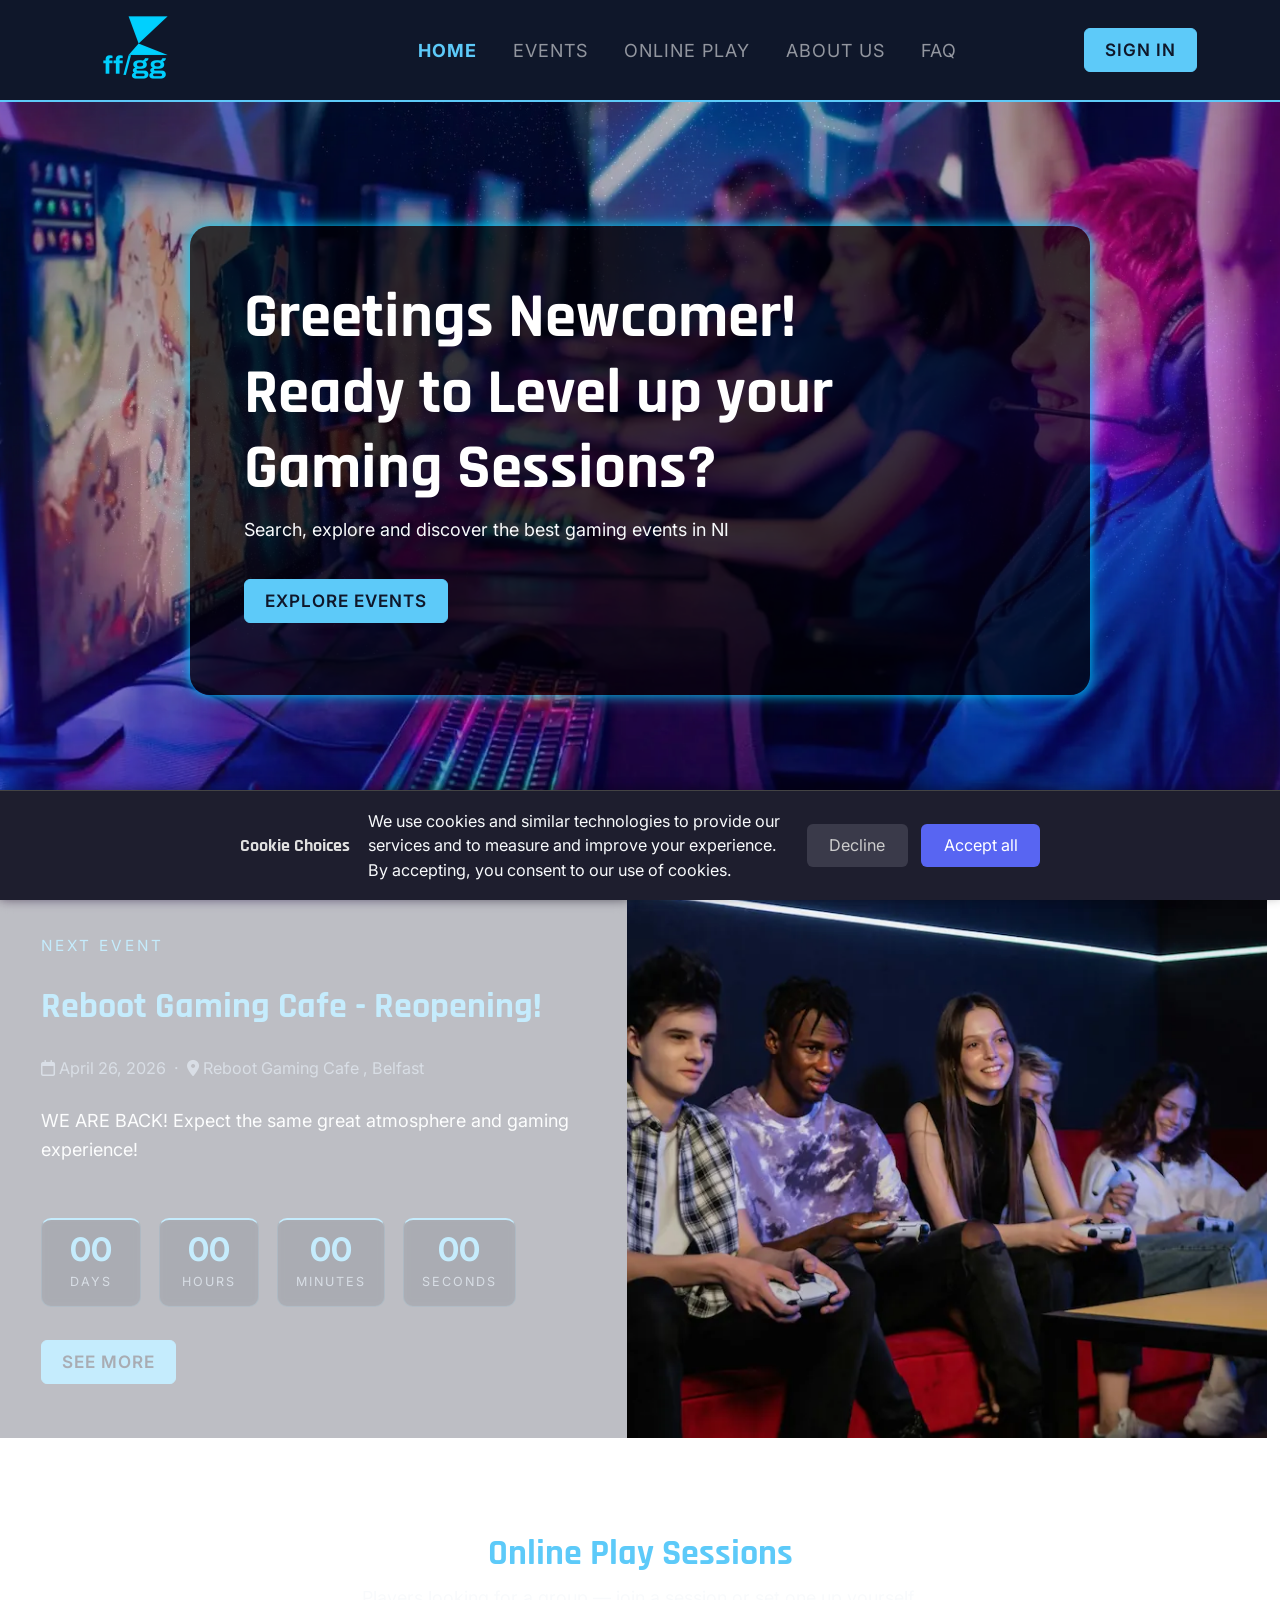
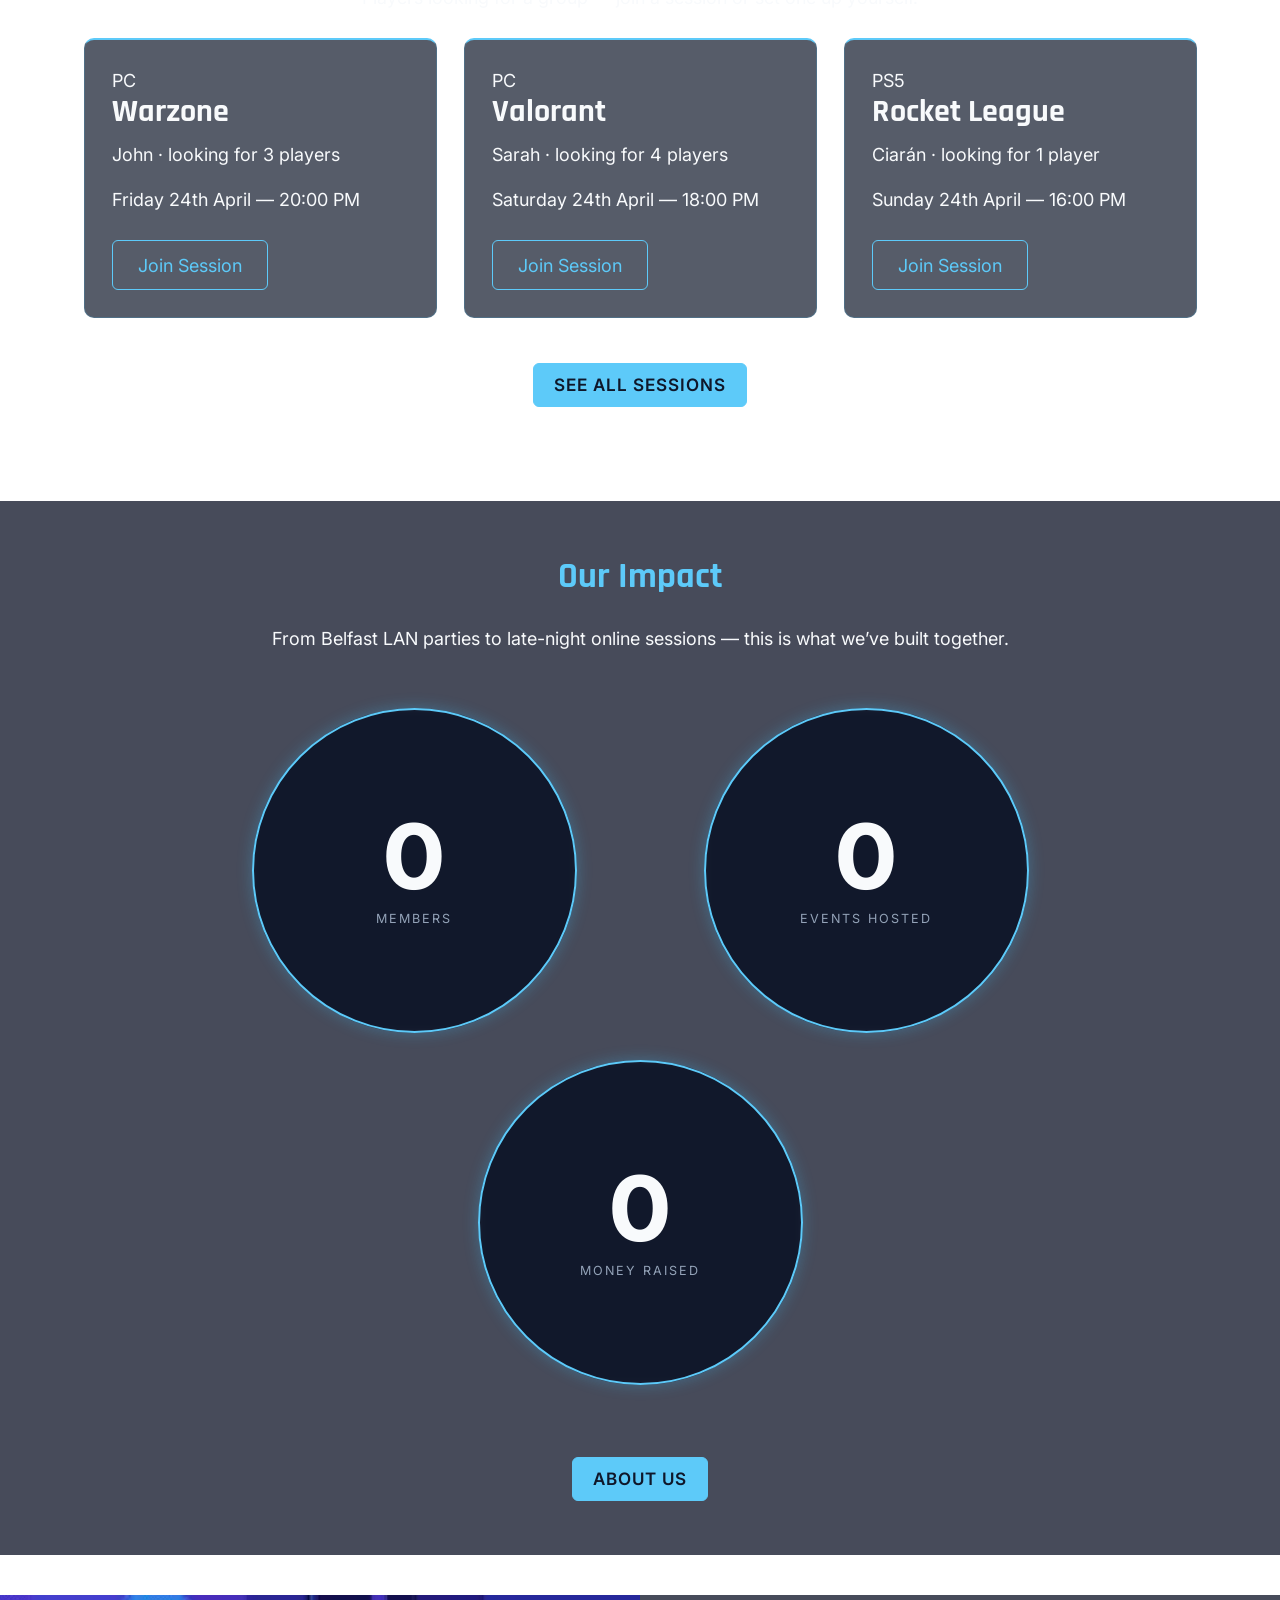
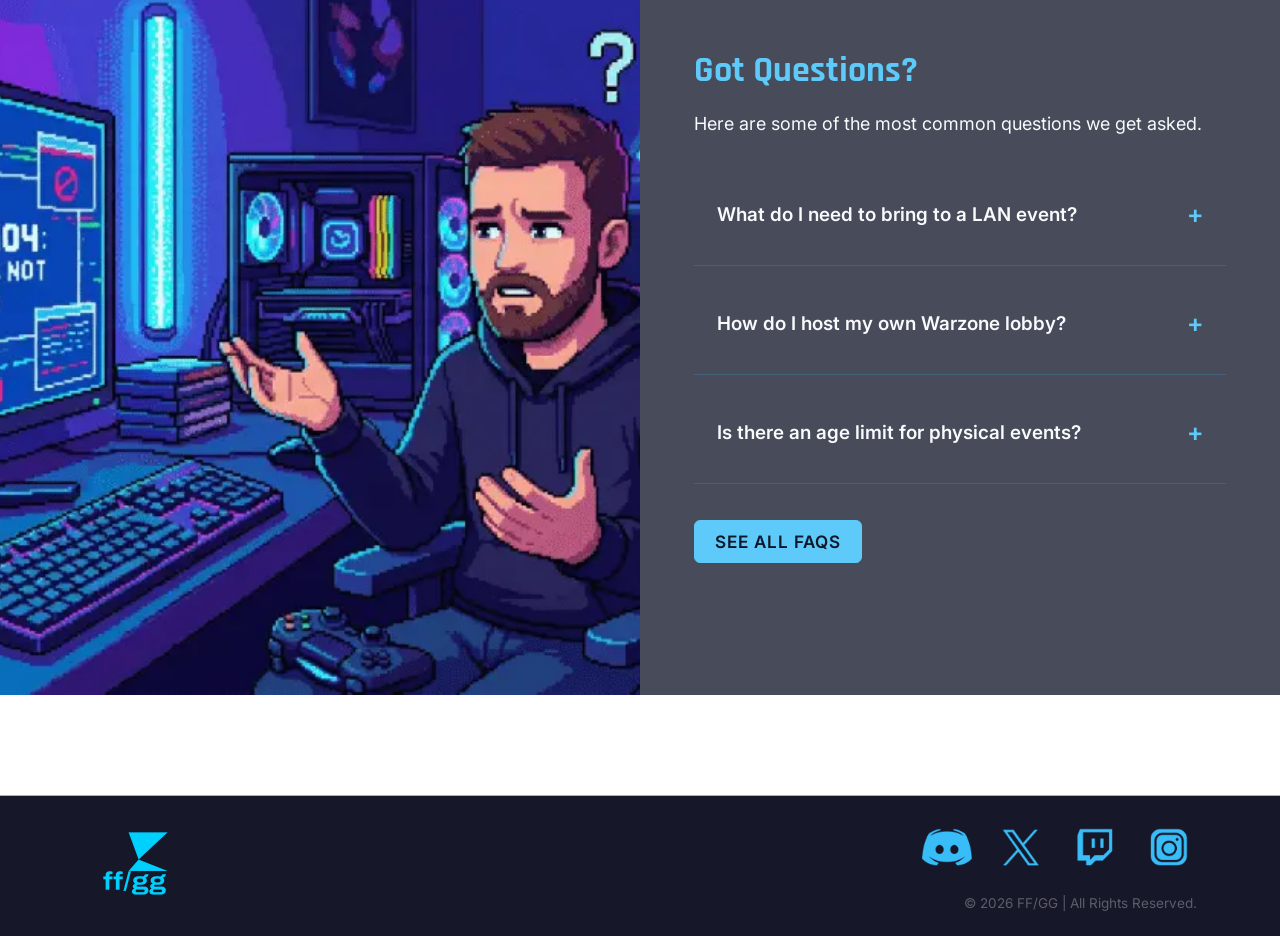
<file: index.html>
<!doctype html>
  <html lang="en">
    <head>
      <meta charset="UTF-8" />
      <meta name="viewport" content="width=device-width, initial-scale=1.0" />
      <title>ff/gg</title>

      <link rel="icon" type="image/png" href="images/favicon.png" />
    
      <!-- Preconnect hints suggested by lighthouse to improve performance-->
  <link rel="preconnect" href="https://cdn.jsdelivr.net">
  <link rel="preconnect" href="https://cdnjs.cloudflare.com">
  <link rel="preconnect" href="https://fonts.googleapis.com">
  <link rel="preconnect" href="https://fonts.gstatic.com" crossorigin>

  <!-- Stylesheets -->
  <link href="https://cdn.jsdelivr.net/npm/bootstrap@5.3.3/dist/css/bootstrap.min.css" rel="stylesheet">
  <link rel="stylesheet" href="css/stylesheet.css" />
  <link href="https://fonts.googleapis.com/css2?family=Rajdhani:wght@400;600;700&family=Inter:wght@400;500&display=swap" rel="stylesheet" />
  <link rel="stylesheet" href="https://cdnjs.cloudflare.com/ajax/libs/font-awesome/6.5.0/css/all.min.css" />
</head>

    </head>

  <body>
    <!-- NAVBAR - navbar-expand-lg: collapses to hamburger below lg breakpoint -->

    <nav class="navbar navbar-expand-lg navbar-dark" id="mainNav">
      <div class="container">
        <a
          class="navbar-brand nav-brand d-flex align-items-center"
          href="index.html"
        >
          <img
            src="images/Ffgglogo.png"
            alt="ff/gg.co.uk Logo"
            class="nav-logo-img"
          />
        </a>

        <button
          class="navbar-toggler"
          type="button"
          data-bs-toggle="collapse"
          data-bs-target="#navbarLinks"
          aria-controls="navbarLinks"
          aria-expanded="false"
          aria-label="Open navigation menu"
        >
          <span class="navbar-toggler-icon"></span>
        </button>

        <div class="collapse navbar-collapse" id="navbarLinks">
          <ul class="navbar-nav me-auto">
            <li class="nav-item">
              <a class="nav-link active" href="index.html">Home</a>
            </li>
            <li class="nav-item">
              <a class="nav-link" href="events.html">Events</a>
            </li>
            <li class="nav-item">
              <a class="nav-link" href="online-play.html">Online Play</a>
            </li>
            <li class="nav-item">
              <a class="nav-link" href="about.html">About Us</a>
            </li>
            <li class="nav-item">
              <a class="nav-link" href="faq.html">faq</a>
            </li>
          </ul>

          <div id="accountContainer">
            <button
              id="accButton"
              class="btn-filled"
              onclick="toggleAccount()"
              aria-expanded="false"
              aria-controls="accMenu"
            >
              Sign In
            </button>
            <div id="accOverlay"></div>
            <div id="accMenu" role="region" aria-labelledby="accButton">
              <form onsubmit="return saveDetails();"novalidate>
                <label for="username">Username</label>
                <input
                  type="text"
                  id="username"
                  class="form-control"
                  name="username"
                  aria-describedby="usernameErr"
                  minlength="4"
                />
                <small id="usernameHint" class="form-text">
  At least 4 characters
</small>
                <span id="usernameErr" class="hidden-error" role="alert"
                  >Please enter a username</span
                >

                <label for="password">Password</label>
                <input
                  type="password"
                  id="password"
                  class="form-control"
                  name="password"
                  aria-describedby="passwordErr"
                  minlength="8"
                />

                <small id="passwordHint" class="form-text">
  8+ chars, uppercase, number & symbol
</small>
                <span id="passwordErr" class="hidden-error" role="alert"
                  >Password must be at least 6 characters</span
                >

                <div class="form-check mt-2 mb-1">
                  <input
                    class="form-check-input"
                    type="checkbox"
                    id="stayLoggedIn"
                    checked
                  />
                  <label class="form-check-label" for="stayLoggedIn">
                    Stay logged in
                  </label>
                </div>
                <input
                  type="submit"
                  class="btn btn-primary mt-2 w-100"
                  value="Submit"
                />
              </form>
            </div>
          </div>
        </div>
      </div>
    </nav>

    <!-- HERO SECTION -->

    <header>
      <section class="hero-banner-container">
        <!-- Hero background image — position absolute in CSS to sit behind the card -->
        <img
          src="images/banner.webp"
          id="heroBannerImg"
          alt="Gamers competing at a LAN event"
          fetchpriority="high"
        />

        <div
          class="d-flex justify-content-center align-items-center w-100 h-100"
        >
          <div id="heroContent" class="glow-card">
            <h1 class="text-white display-4 fw-bold">
              Greetings <span id="heroName">Newcomer</span>!<br />
              Ready to Level up your Gaming Sessions?
            </h1>
            <p>Search, explore and discover the best gaming events in NI</p>
            <p>
              <a href="events.html" class="btn btn-lg mt-3 btn-filled"
                >Explore Events</a
              >
            </p>
          </div>
        </div>
      </section>
    </header>

    <!-- EVENTS preview section -->

    <!--  align-items-stretch: both columns match each other's height. 
      g-0: removes efault Bootstrap column gutter, closing  gap between image & text column
     -->

    <section id="eventsPreview" class="section-divider reveal">
      <div class="container-fluid px-0">
        <div class="row g-0 align-items-stretch">
          <!-- Left column: event text & button
               d-flex + flex-column -  content vertically
               justify-content-center -centres content in column height -->
          <div
            class="col-md-6 d-flex flex-column justify-content-center events-preview-text"
          >
            <p class="events-preview-label">Next Event</p>
            <h2>Belfast LAN Party</h2>
            <p class="events-meta">
              <span class="fa-regular fa-calendar"></span> April 22, 2026
              &nbsp;·&nbsp; <span class="fa-solid fa-location-dot"></span> The Game
              Locker, Belfast
            </p>
            <p>
              Come game with us in person — grab a seat, bring your setup or use
              one of ours. All skill levels welcome.
            </p>
            <div
              id="eventCountdown"
              class="countdown-timer mt-4"
              aria-live="polite"
            >
              <span class="card-base countdown-unit">
                <span class="countdown-number">00</span>
                <span class="countdown-label">Days</span>
              </span>
              <span class="card-base countdown-unit">
                <span class="countdown-number">00</span>
                <span class="countdown-label">Hours</span>
              </span>
              <span class="card-base countdown-unit">
                <span class="countdown-number">00</span>
                <span class="countdown-label">Minutes</span>
              </span>
              <span class="card-base countdown-unit">
                <span class="countdown-number">00</span>
                <span class="countdown-label">Seconds</span>
              </span>
            </div>
            <div>
              <a href="events.html" class="btn mt-3 btn-filled">See More</a>
            </div>
          </div>

          <!-- Right column: photo -->
          <div class="col-md-6 events-preview-img-col">
            <img
              src="images/lanimage.webp"
              class="w-100 h-100"
              alt="People enjoying a LAN party"
            />
          </div>
        </div>
      </div>
    </section>

    <!-- ONLINE PLAY PREVIEW Section -->

    <!--  container py-5 - centre content with vertical padding. -->
    <!-- row g-4: three columns with gutters between them. col-md-4: one third width on md+, full width stacked on mobile -->
    <section
      class="container-fluid py-5 section-divider reveal"
      id="onlinePlayPreview"
    >
      <div class="container">
        <div class="text-center mb-4">
          <h2>Online Play Sessions</h2>
          <p>
            Players looking for a group — join a session or set one up yourself.
          </p>
        </div>

        <div class="row g-4">
          <div class="col-md-4">
            <div class="session-prevcard card-base">
              <span class="platform-tag">PC</span>
              <h3>Warzone</h3>
              <p class="session-detail">
                <span class="session-dot"></span>John · looking for 3 players
              </p>
              <p class="session-detail">
                <span class="session-dot"></span>Friday 24th April — 20:00 PM
              </p>
              <a
                href="online-play.html"
                class="btn btn-sm btn-outline-success mt-2"
                >Join Session</a
              >
            </div>
          </div>

          <div class="col-md-4">
            <div class="session-prevcard card-base">
              <span class="platform-tag">PC</span>
              <h3>Valorant</h3>
              <p class="session-detail">
                <span class="session-dot"></span>Sarah · looking for 4 players
              </p>
              <p class="session-detail">
                <span class="session-dot"></span>Saturday 24th April — 18:00 PM
              </p>
              <a
                href="online-play.html"
                class="btn btn-sm btn-outline-success mt-2"
                >Join Session</a
              >
            </div>
          </div>

          <div class="col-md-4">
            <div class="session-prevcard card-base">
              <span class="platform-tag">PS5</span>
              <h3>Rocket League</h3>
              <p class="session-detail">
                <span class="session-dot"></span>Ciarán · looking for 1 player
              </p>
              <p class="session-detail">
                <span class="session-dot"></span>Sunday 24th April — 16:00 PM
              </p>
              <a
                href="online-play.html"
                class="btn btn-sm btn-outline-success mt-2"
                >Join Session</a
              >
            </div>
          </div>
        </div>

        <div class="text-center mt-4">
          <a href="online-play.html" class="btn btn-lg mt-3 btn-filled"
            >See All Sessions</a
          >
        </div>
      </div>
    </section>

    <div class="section-divider"></div>

    <!-- ABOUT US PREVIEW -->

    <div class="row g-0">
      <div
        class="col-md-12 d-flex flex-column events-preview-text text-center reveal"
      >
        <h2>Our Impact</h2>
        <p>
          From Belfast LAN parties to late-night online sessions — this is what
          we’ve built together.
        </p>
        <div
          id="aboutStats"
          class="d-flex justify-content-center flex-wrap gap-4 mt-4 mb-5 w-100"
        >
          <span class="card-base stat-bubble">
            <span class="aboutStat">0</span>
            <span class="countdown-label">Members</span>
          </span>
          <span class="card-base stat-bubble">
            <span class="aboutStat">0</span>
            <span class="countdown-label">Events Hosted</span>
          </span>
          <span class="card-base stat-bubble">
            <span class="aboutStat">0</span>
            <span class="countdown-label">Money Raised</span>
          </span>
        </div>
        <div>
          <a href="about.html" class="btn btn-lg mt-3 btn-filled">About Us</a>
        </div>
      </div>
    </div>

    <!-- FAQ Section -->
    <section id="faqPreview" class="section-divider reveal">
      <div class="container-fluid px-0">
        <div class="row g-0">
          <!-- Image column -->
          <div class="col-md-6 events-preview-img-col order-md-1">
            <img
              src="images/faqPrev.webp"
              class="w-100 h-100"
              alt="A man looking confused at an error on his computer screen"
            />
          </div>

          <!-- Text and accordion column -->
          <div
            class="col-md-6 flex-column justify-content-center events-preview-text order-md-2"
          >
            <h2>Got Questions?</h2>
            <p>Here are some of the most common questions we get asked.</p>

            <div class="faq-item mb-2">
              <button class="faq-question">
                What do I need to bring to a LAN event?
              </button>
              <div class="faq-answer">
                <p>
                  Bring your own PC or laptop, peripherals, and a power strip.
                  We provide desks, internet and a great atmosphere.
                </p>
              </div>
            </div>

            <div class="faq-item mb-2">
              <button class="faq-question">
                How do I host my own Warzone lobby?
              </button>
              <div class="faq-answer">
                <p>
                  Head to the Online Play page, create a session listing with
                  your preferred time and player count and wait for others to
                  join.
                </p>
              </div>
            </div>

            <div class="faq-item mb-2">
              <button class="faq-question">
                Is there an age limit for physical events?
              </button>
              <div class="faq-answer">
                <p>
                  Most events are open to all ages, though some late-night
                  events are 16+. Requirements are listed on each individual
                  event listing.
                </p>
              </div>
            </div>

            <div class="mt-3">
              <a href="faq.html" class="btn btn-lg mt-3 btn-filled"
                >See All FAQs</a
              >
            </div>
          </div>
        </div>
      </div>
    </section>

    <!-- FOOTER -->

    <div id="cookie-banner" style="display: none">
      <div class="cookie-content">
        <h3>Cookie Choices</h3>
        <p>
          We use cookies and similar technologies to provide our services and to
          measure and improve your experience. By accepting, you consent to our
          use of cookies.
        </p>
        <div class="cookie-buttons">
          <button id="cookie-decline">Decline</button>
          <button id="cookie-accept">Accept all</button>
        </div>
      </div>
    </div>

    <footer id="mainFooter" class="site-footer">
      <div class="container">
        <div class="row align-items-center">
          <div
            class="col-12 col-md-6 footer-brand-column text-center text-md-start mb-2 mb-md-0"
          >
            <a href="/">
              <img
                src="images/Ffgglogo.png"
                alt="Gaming NI Logo"
                class="footer-logo mx-auto mx-md-0"
              />
            </a>
          </div>

          <div
            class="col-12 col-md-6 footer-social-column text-center text-md-end"
          >
            <div
              class="footer-socialLinks d-flex justify-content-center justify-content-md-end gap-2 gap-md-3 mb-0 mb-md-3"
            >
              <a
                href="https://discord.com/"
                target="_blank"
                class="social-icon-link"
              >
                <img
                  src="images/externallogo_discord.png"
                  alt="Discord"
                  class="social-icon"
                />
              </a>
              <a href="https://x.com/" target="_blank" class="social-icon-link">
                <img
                  src="images/externallogo_x.png"
                  alt="X"
                  class="social-icon"
                />
              </a>
              <a
                href="https://twitch.tv/"
                target="_blank"
                class="social-icon-link"
              >
                <img
                  src="images/externallogo_twitch.png"
                  alt="Twitch"
                  class="social-icon"
                />
              </a>
              <a
                href="https://instagram.com/"
                target="_blank"
                class="social-icon-link"
              >
                <img
                  src="images/externallogo_instagram.png"
                  alt="Instagram"
                  class="social-icon"
                />
              </a>
            </div>

            <p class="footer-copy d-none d-md-block mb-0">
              © 2026 FF/GG | All Rights Reserved.
            </p>
          </div>

          <div class="col-12 text-center d-md-none mt-4">
            <p class="footer-copy mb-0">© 2026 FF/GG | All Rights Reserved.</p>
          </div>
        </div>
      </div>
    </footer>

    <script src="https://cdn.jsdelivr.net/npm/jquery@3.7.1/dist/jquery.min.js"></script>
    <script src="https://cdn.jsdelivr.net/npm/bootstrap@5.3.3/dist/js/bootstrap.bundle.min.js"></script>
    <script src="js/script.js"></script>
  </body>
</html>
</file>
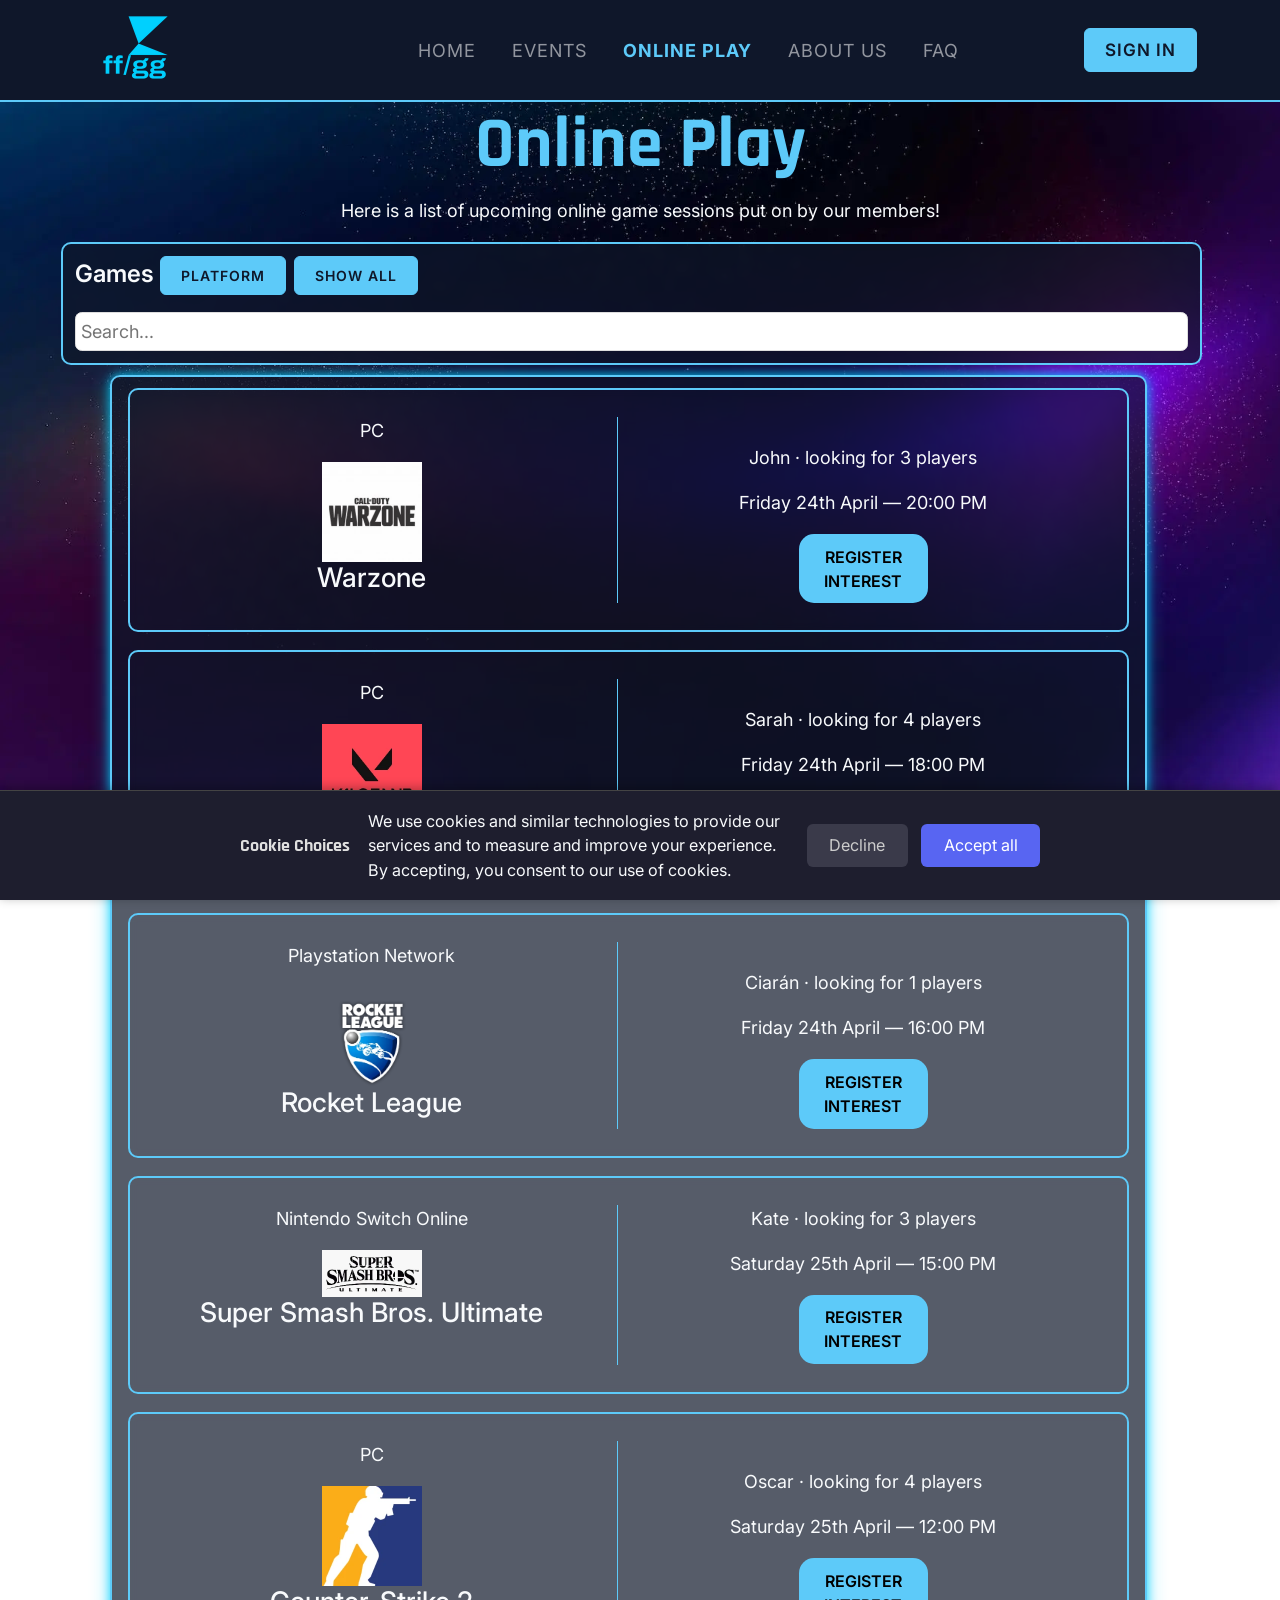
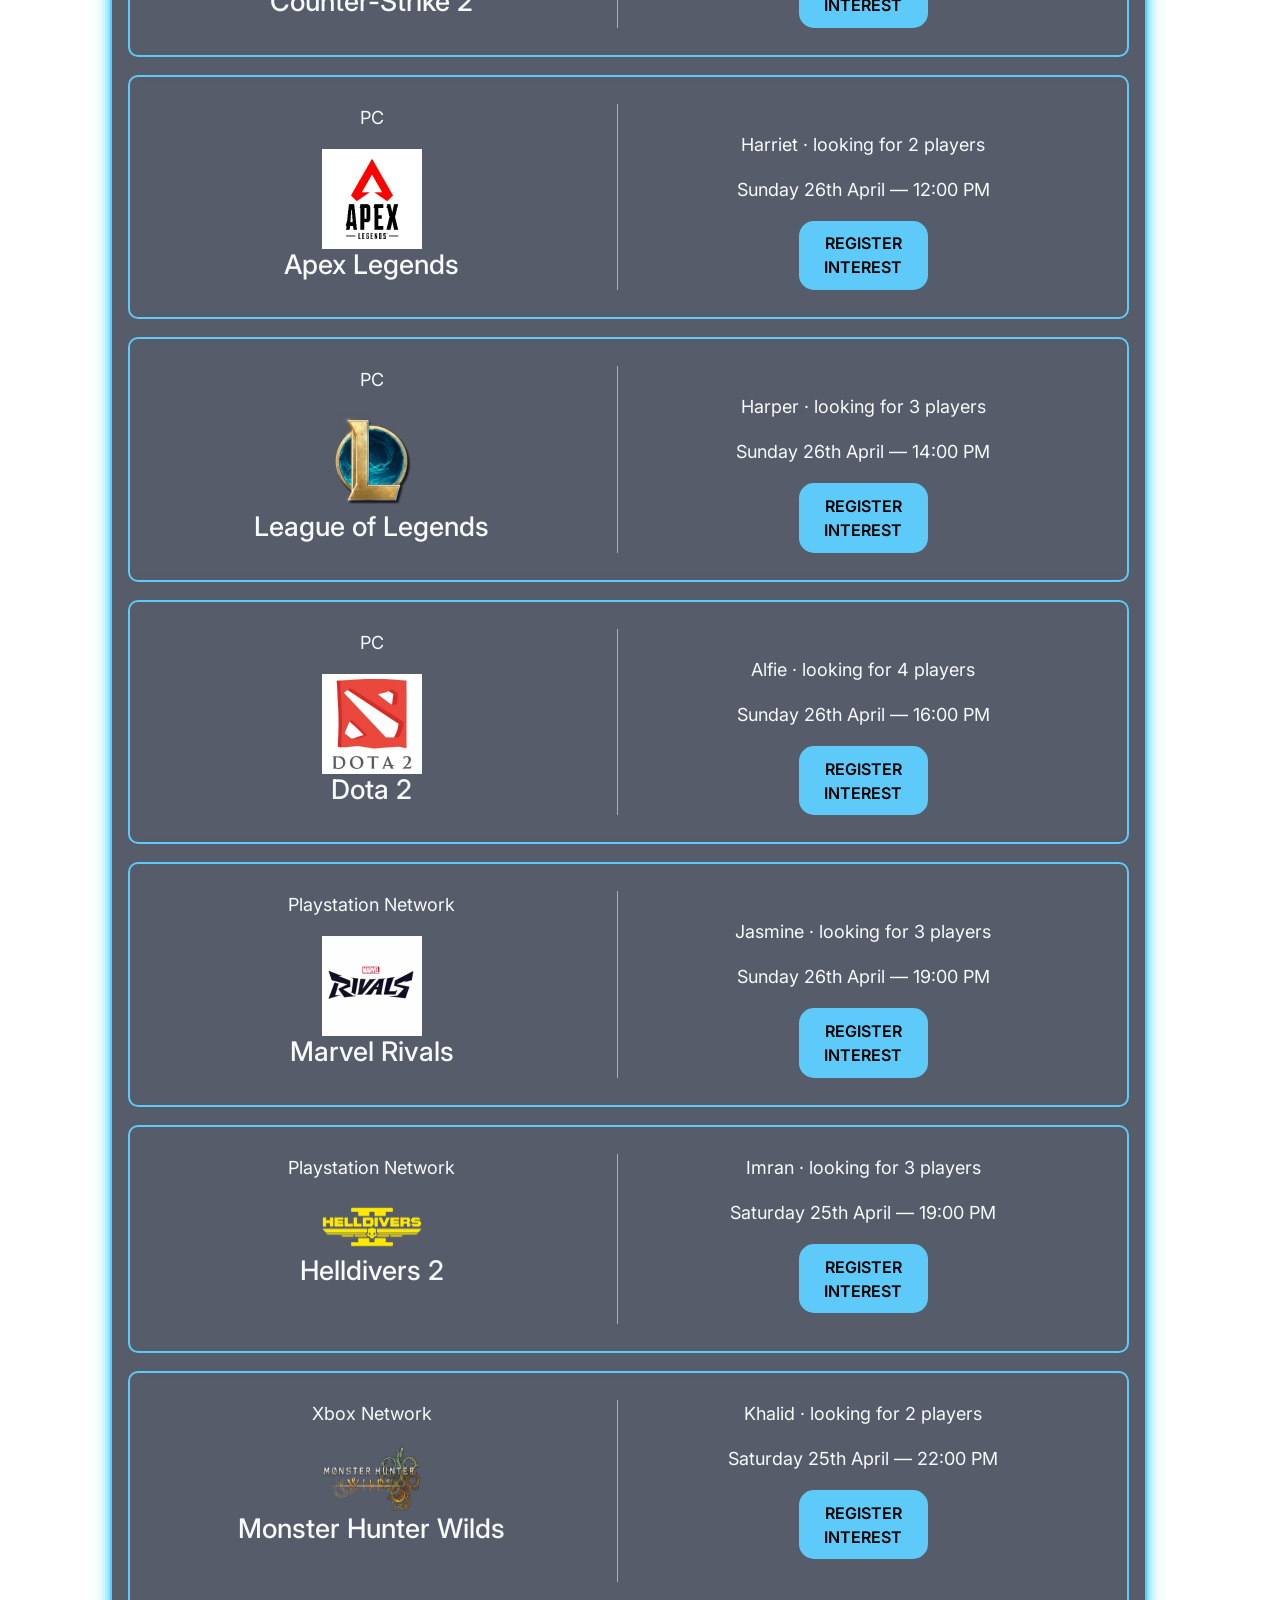
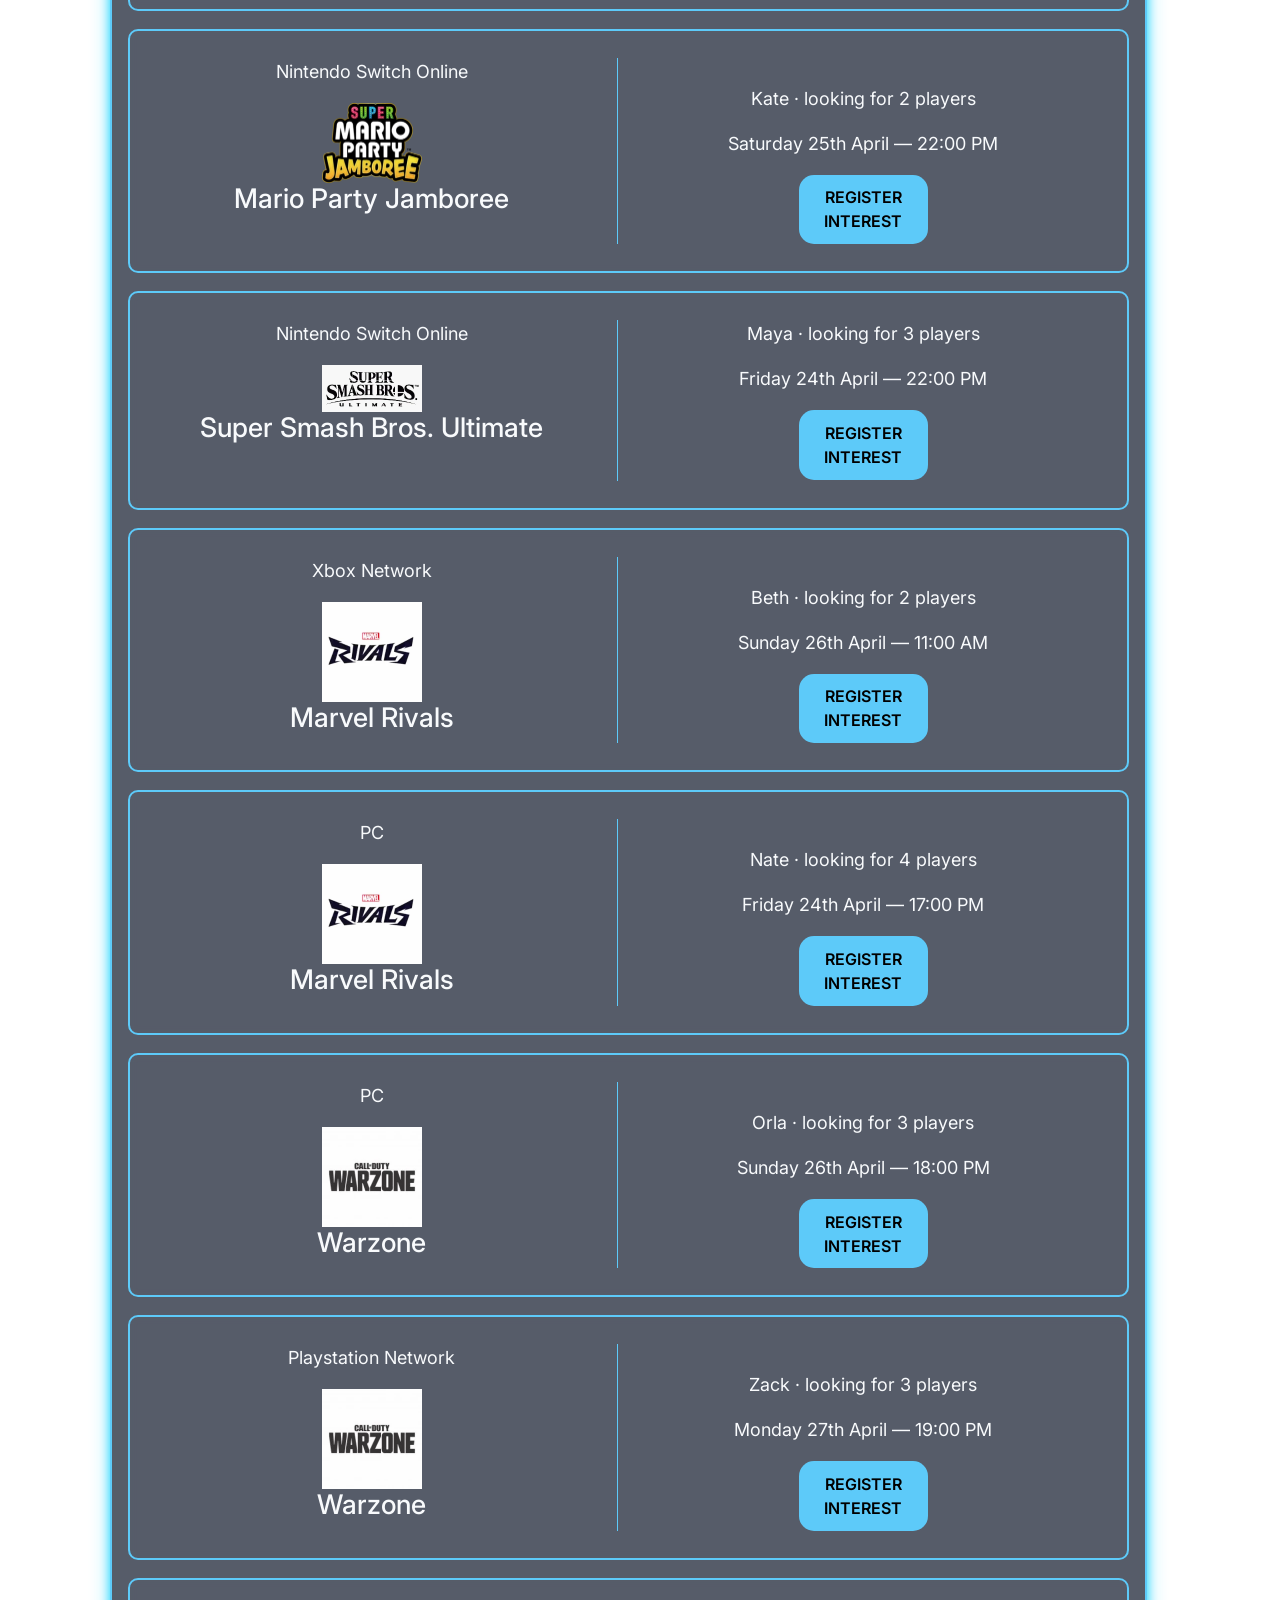
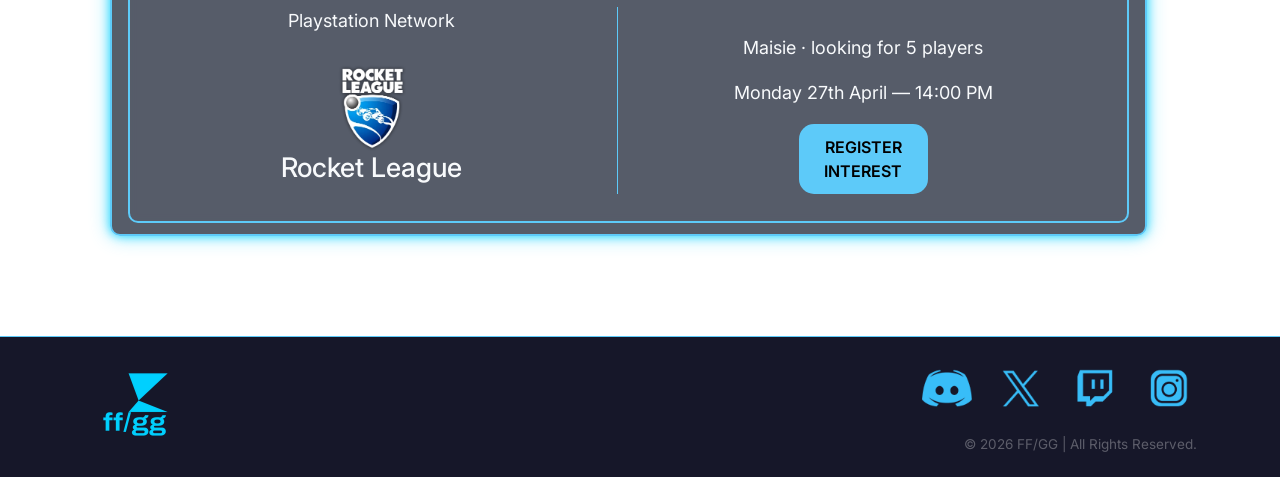
<file: online-play.html>
<!DOCTYPE html>
<html lang="en">
<head>
    <meta charset="UTF-8">
    <meta name="viewport" content="width=device-width, initial-scale=1.0">
    <title>Online Play</title>

    <link rel="icon" type="image/png" href="images/favicon.png"/> 
    <!-- Bootstrap CSS -->
    <link rel="stylesheet" href="css/bootstrap.min.css" />

    <!-- Custom CSS after Bootstrap -->
    <link rel="stylesheet" href="css/stylesheet.css">

    <!-- jQuery -->
    <script src="js/jquery-3.7.1.min.js"></script>

    <!-- Bootstrap JS -->
    <script src="js/bootstrap.bundle.min.js"></script>

    <!-- Custom JS -->
    <script src="js/script.js"></script>

    <link
      href="https://fonts.googleapis.com/css2?family=Rajdhani:wght@400;600;700&family=Inter:wght@400;500&display=swap"
      rel="stylesheet"
    />
</head>

<body onload="disableBtn()">
  <!-- NAVBAR - navbar-expand-lg: collapses to hamburger below lg breakpoint -->

  <nav class="navbar navbar-expand-lg navbar-dark" id="mainNav">
    <div class="container">
      <a
        class="navbar-brand nav-brand d-flex align-items-center"
        href="index.html"
      >
        <img
          src="images/Ffgglogo.png"
          alt="ff/gg.co.uk Logo"
          class="nav-logo-img"
        />
      </a>

      <button
        class="navbar-toggler"
        type="button"
        data-bs-toggle="collapse"
        data-bs-target="#navbarLinks"
        aria-controls="navbarLinks"
        aria-expanded="false"
        aria-label="Open navigation menu"
      >
        <span class="navbar-toggler-icon"></span>
      </button>

      <div class="collapse navbar-collapse" id="navbarLinks">
        <ul class="navbar-nav me-auto">
          <li class="nav-item">
            <a class="nav-link" href="index.html">Home</a>
          </li>
          <li class="nav-item">
            <a class="nav-link" href="events.html">Events</a>
          </li>
          <li class="nav-item">
            <a class="nav-link active" href="online-play.html">Online Play</a>
          </li>
          <li class="nav-item">
            <a class="nav-link" href="about.html">About Us</a>
          </li>
          <li class="nav-item">
            <a class="nav-link" href="faq.html">faq</a>
          </li>
        </ul>

        <div id="accountContainer">
            <button
              id="accButton"
              class="btn-filled"
              onclick="toggleAccount()"
              aria-expanded="false"
              aria-controls="accMenu"
            >
              Sign In
            </button>
            <div id="accOverlay"></div>
            <div id="accMenu" role="region" aria-labelledby="accButton">
              <form onsubmit="return saveDetails();"novalidate>
                <label for="username">Username</label>
                <input
                  type="text"
                  id="username"
                  class="form-control"
                  name="username"
                  aria-describedby="usernameErr"
                  minlength="4"
                />
                <small id="usernameHint" class="form-text">
  At least 4 characters
</small>
                <span id="usernameErr" class="hidden-error" role="alert"
                  >Please enter a username</span
                >

                <label for="password">Password</label>
                <input
                  type="password"
                  id="password"
                  class="form-control"
                  name="password"
                  aria-describedby="passwordErr"
                  minlength="8"
                />

                <small id="passwordHint" class="form-text">
  8+ chars, uppercase, number & symbol
</small>
                <span id="passwordErr" class="hidden-error" role="alert"
                  >Password must be at least 6 characters</span
                >

                <div class="form-check mt-2 mb-1">
                  <input
                    class="form-check-input"
                    type="checkbox"
                    id="stayLoggedIn"
                    checked
                  />
                  <label class="form-check-label" for="stayLoggedIn">
                    Stay logged in
                  </label>
                </div>
                <input
                  type="submit"
                  class="btn btn-primary mt-2 w-100"
                  value="Submit"
                />
              </form>
            </div>
          </div>
        </div>
      </div>
    </nav>

  <!-- page intro -->

  <div class="pageInfo px-4">
        <h2 class="display-3 fw-bold text-center">Online Play</h2>
  <p class=" text-center">Here is a list of upcoming online game sessions put on by our members!</p>
  </div>


  <!-- search filter menu -->
  <div class="row justify-content-center container-fluid px-3"> 
    
    <div class="col-11 card-base filterMenu" ><!-- filter menu top -->
      <div class="filterMenuTop">
        <p id="gamesTitle" class="col-1">Games</p>
      </div>
      <!-- platform drop down button content  -->
      <div class="dropdown filterMenuTop" id="btnContainer">
        <button class="container btn-filled" id="platformBtn" onclick="dropdownFunction()">Platform</button>
        <div id="platformDropdown" class="dropdownContent">
          <label for="platformSearch">Game Platform</label>
          <input type="text" placeholder="Search..." title="Type in a Platform to search" id="platformSearch" onkeyup="platformListFilter()">
          <a href="#" onclick="hidePlatformDrop(); filterSelection('pc')" >PC</a>
          <a href="#" onclick="hidePlatformDrop(); filterSelection('psn')">PSN</a>
          <a href="#" onclick="hidePlatformDrop(); filterSelection('xbn')">Xbox Network</a>
          <a href="#" onclick="hidePlatformDrop(); filterSelection('nso')">Nintendo Switch Online</a>
        </div>
      </div>
      <!-- show all platforms button -->
      <div class="filterMenuTop">
        <button class="active btn-filled" id="showAllBtn" onclick="filterSelection('all')">Show all</button>
      </div>

      <!-- game search filter menu -->
      <input type="text" id="searchMenu" onclick="showGames()" onkeyup="searchGame()" placeholder="Search..." title="Type in a Game to search" class="card" aria-label="Search game">

      <!-- games list -->

      <ul id="menuList" class="">
        <li><a href="#" class="btnFilter " onclick="filterSelection('warzone')">Warzone</a></li>
        <li><a href="#" class="btnFilter " onclick="filterSelection('valorant')">Valorant</a></li>
        <li><a href="#" class="btnFilter " onclick="filterSelection('rocketLeague')">Rocket League</a></li>
        <li><a href="#" class="btnFilter " onclick="filterSelection('counterStrike2')">Counter-Strike 2</a></li>
        <li><a href="#" class="btnFilter " onclick="filterSelection('apexLegend')">Apex Legends</a></li>
        <li><a href="#" class="btnFilter " onclick="filterSelection('leagueOfLegends')">League of Legends</a></li>
        <li><a href="#" class="btnFilter " onclick="filterSelection('dota2')">Dota 2</a></li>
        <li><a href="#" class="btnFilter " onclick="filterSelection('marvelRivals')">Marvel Rivals</a></li>
        <li><a href="#" class="btnFilter " onclick="filterSelection('helldivers2')">HELLDIVERS 2</a></li>
        <li><a href="#" class="btnFilter " onclick="filterSelection('monsterHunterWilds')">Monster Hunter Wilds</a></li>
        <li><a href="#" class="btnFilter " onclick="filterSelection('marioPartyJamboree')">Mario Party Jamboree</a></li>
        <li><a href="#" class="btnFilter " onclick="filterSelection('smashUlt')">Super Smash Bros. Ultimate</a></li>
      </ul>
    </div>
    
    

    <!-- session list -->

    <div class="col-10 onlinePlaySessionListDiv px-3">
      <ul class="onlinePlaySessionList ">

        <!-- first card -->
        <li class="row p-2 filterDiv filterShow warzone pc ">
          <div class="session-card newspaper">
            <p>PC</p>
            <img src="images/warzone.webp" alt="warzone logo" class="gameLogoThumb" title="Warzone logo">
            <h4>Warzone</h4>
            <br>
            <p>John · looking for 3 players</p>
            <p>Friday 24th April — 20:00 PM</p>
            <button class="pressBtn" id="reg1" onclick="checkSignIn(this.id)">Register Interest</button>
          </div>
          </li>

        <!-- second card -->
        <li class="row p-2 filterDiv filterShow valorant pc ">
          <div class="session-card newspaper">
            <p>PC</p>
            <img src="images/valorant_thumb.webp" alt="valorant logo" class="gameLogoThumb" title="Valorant logo">
            <h4>Valorant</h4>
            <br>
            <p>Sarah · looking for 4 players</p>
            <p>Friday 24th April — 18:00 PM</p>
            <button class="pressBtn" id="reg2" onclick="checkSignIn(this.id)">Register Interest</button>
          </div>
        </li>

        <!-- 3rd card -->
        <li class="row p-2 filterDiv filterShow rocketLeague psn">
          <div class="session-card newspaper">
            <p>Playstation Network</p>
            <img src="images/rocketLeague_thumb.webp" alt="rocket league logo" class="gameLogoThumb" title="Rocket League logo">
            <h4>Rocket League</h4>
            <br>
            <p>Ciarán · looking for 1 players</p>
            <p>Friday 24th April — 16:00 PM</p>
            <button class="pressBtn" id="reg3" onclick="checkSignIn(this.id)">Register Interest</button>
          </div>
        </li>

        <!-- 4th card -->
        <li class="row p-2 filterDiv filterShow smashUlt nso ">
          <div class="session-card newspaper">
            <p>Nintendo Switch Online</p>
            <img src="images/smash_ult_thumb.webp" alt="super smash brother ultimate logo" class="gameLogoThumb" title="Smash Ultimate logo">
            <h4>Super Smash Bros. Ultimate</h4>
            <br>
            <p>Kate · looking for 3 players</p>
            <p>Saturday 25th April — 15:00 PM</p>
            <button class="pressBtn" id="reg4" onclick="checkSignIn(this.id)">Register Interest</button>
          </div>
        </li>

        <!-- 5th card -->
        <li class="row p-2 filterDiv filterShow counterStrike2 pc ">
          <div class="session-card newspaper">
            <p>PC</p>
            <img src="images/Counter-Strike_2_thumb.webp" alt="counter strike 2 logo" class="gameLogoThumb" title="Counter-Strike 2 logo">
            <h4>Counter-Strike 2</h4>
            <br>
            <p>Oscar · looking for 4 players</p>
            <p>Saturday 25th April — 12:00 PM</p>
            <button class="pressBtn" id="reg5" onclick="checkSignIn(this.id)">Register Interest</button>
          </div>
        </li>

        <!-- 6th card -->
        <li class="row p-2 filterDiv filterShow apexLegends pc ">
          <div class="session-card newspaper">
            <p>PC</p>
            <img src="images/Apex Legends Game Logo Vector.webp" alt="apex legends logo" class="gameLogoThumb" title="Apex Legends logo">
            <h4>Apex Legends</h4>
            <br>
            <p>Harriet · looking for 2 players</p>
            <p>Sunday 26th April — 12:00 PM</p>
            <button class="pressBtn" id="reg6" onclick="checkSignIn(this.id)">Register Interest</button>
          </div>
        </li>

        <!-- 7th card -->
        <li class="row p-2 filterDiv filterShow leagueOfLegends pc ">
          <div class="session-card newspaper">
            <p>PC</p>
            <img src="images/league_of_legends_thumb.webp" alt="league of legends logo" class="gameLogoThumb" title="League of Legends logo">
            <h4>League of Legends</h4>
            <br>
            <p>Harper · looking for 3 players</p>
            <p>Sunday 26th April — 14:00 PM</p>
            <button class="pressBtn" id="reg7" onclick="checkSignIn(this.id)">Register Interest</button>
          </div>
        </li>

        <!-- 8th card -->
        <li class="row p-2 filterDiv filterShow dota2 pc ">
          <div class="session-card newspaper">
            <p>PC</p>
            <img src="images/dota_2_thumb.webp" alt="dota 2 logo" class="gameLogoThumb" title="Dota 2 logo">
            <h4>Dota 2</h4>
            <br>
            <p>Alfie · looking for 4 players</p>
            <p>Sunday 26th April — 16:00 PM</p>
            <button class="pressBtn" id="reg8" onclick="checkSignIn(this.id)">Register Interest</button>
          </div>
        </li>

            <!-- 9th card -->

        <li class="row p-2 filterDiv filterShow marvelRivals psn ">
          <div class="session-card newspaper">
            <p>Playstation Network</p>
            <img src="images/Marvel_Rivals_thumb.webp" alt="marvel rivals logo" class="gameLogoThumb" title="Marvel Rivals logo">
            <h4>Marvel Rivals</h4>
            <br>
            <p>Jasmine · looking for 3 players</p>
            <p>Sunday 26th April — 19:00 PM</p>
            <button class="pressBtn" id="reg9" onclick="checkSignIn(this.id)">Register Interest</button>
          </div>
        </li>

        <!-- 10th card -->
        <li class="row p-2 filterDiv filterShow helldivers2 psn ">
          <div class="session-card newspaper">
            <p>Playstation Network</p>
            <img src="images/helldivers-2_thumb.webp" alt="helldivers 2 logo" class="gameLogoThumb" title="Helldivers 2 logo">
            <h4>Helldivers 2 </h4>
            <br>
            <p>Imran · looking for 3 players</p>
            <p>Saturday 25th April — 19:00 PM</p>
            <button class="pressBtn" id="reg10" onclick="checkSignIn(this.id)">Register Interest</button>
          </div>
        </li>

        <!-- 11th card -->
        <li class="row p-2 filterDiv filterShow monsterHunterWilds xbn ">
          <div class="session-card newspaper">
            <p>Xbox Network</p>
            <img src="images/monster_hunter_wilds_thumb.webp" alt="monster hunter wilds logo" class="gameLogoThumb" title="Monster Hunter Wilds logo">
            <h4>Monster Hunter Wilds</h4>
            <br>
            <p>Khalid · looking for 2 players</p>
            <p>Saturday 25th April — 22:00 PM</p>
            <button class="pressBtn" id="reg11" onclick="checkSignIn(this.id)">Register Interest</button>
          </div>
        </li>

        <!-- 12th card -->
        <li class="row p-2 filterDiv filterShow marioPartyJamboree nso ">
          <div class="session-card newspaper">
            <p>Nintendo Switch Online</p>
            <img src="images/Super_Mario_Party_Jamboree_thumb.webp" alt="super mario party jamboree logo" class="gameLogoThumb" title="Super Mario Party Jamboree logo">
            <h4>Mario Party Jamboree</h4>
            <br>
            <p>Kate · looking for 2 players</p>
            <p>Saturday 25th April — 22:00 PM</p>
            <button class="pressBtn" id="reg12" onclick="checkSignIn(this.id)">Register Interest</button>
          </div>
        </li>

        <!-- 13th card -->
        <li class="row p-2 filterDiv filterShow smashUlt nso ">
          <div class="session-card newspaper">
            <p>Nintendo Switch Online</p>
            <img src="images/smash_ult_thumb.webp" alt="super smash brothers ultimate logo" class="gameLogoThumb" title="Smash Ultimate logo">
            <h4>Super Smash Bros. Ultimate</h4>
            <br>
            <p>Maya · looking for 3 players</p>
            <p>Friday 24th April — 22:00 PM</p>
            <button class="pressBtn" id="reg13" onclick="checkSignIn(this.id)">Register Interest</button>
          </div>
        </li>

        <!-- 14th card -->
        <li class="row p-2 filterDiv filterShow marvelRivals xbn ">
          <div class="session-card newspaper">
            <p>Xbox Network</p>
            <img src="images/Marvel_Rivals_thumb.webp" alt="marvel rivals logo" class="gameLogoThumb" title="Marvel Rivals logo">
            <h4>Marvel Rivals</h4>
            <br>
            <p>Beth · looking for 2 players</p>
            <p>Sunday 26th April — 11:00 AM</p>
            <button class="pressBtn" id="reg14" onclick="checkSignIn(this.id)">Register Interest</button>
          </div>
        </li>

        <!-- 15th card -->
        <li class="row p-2 filterDiv filterShow marvelRivals pc ">
          <div class="session-card newspaper">
            <p>PC</p>
            <img src="images/Marvel_Rivals_thumb.webp" alt="marvel rivals logo" class="gameLogoThumb" title="Marvel Rivals logo">
            <h4>Marvel Rivals</h4>
            <br>
            <p>Nate · looking for 4 players</p>
            <p>Friday 24th April — 17:00 PM</p>
            <button class="pressBtn" id="reg15" onclick="checkSignIn(this.id)">Register Interest</button>
          </div>
        </li>

        <!-- 16th card -->
        <li class="row p-2 filterDiv filterShow warzone pc ">
          <div class="session-card newspaper">
            <p>PC</p>
            <img src="images/warzone.webp" alt="warzone logo" class="gameLogoThumb" title="Warzone logo">
            <h4>Warzone</h4>
            <br>
            <p>Orla · looking for 3 players</p>
            <p>Sunday 26th April — 18:00 PM</p>
            <button class="pressBtn" id="reg16" onclick="checkSignIn(this.id)">Register Interest</button>
          </div>
        </li>

        <!-- 17th card -->
        <li class="row p-2 filterDiv filterShow warzone psn ">
          <div class="session-card newspaper">
            <p>Playstation Network</p>
            <img src="images/warzone.webp" alt="warzone logo" class="gameLogoThumb" title="Warzone logo">
            <h4>Warzone</h4>
            <br>
            <p>Zack · looking for 3 players</p>
            <p>Monday 27th April — 19:00 PM</p>
            <button class="pressBtn" id="reg17" onclick="checkSignIn(this.id)">Register Interest</button>
          </div>
        </li>

        <!-- 18th card -->
        <li class="row p-2 filterDiv filterShow rocketLeague psn ">
          <div class="session-card newspaper">
            <p>Playstation Network</p>
            <img src="images/rocketLeague_thumb.webp" alt="rocket league logo" class="gameLogoThumb" title="Rocket League logo">
            <h4>Rocket League</h4>
            <br>
            <p>Maisie · looking for 5 players</p>
            <p>Monday 27th April — 14:00 PM</p>
            <button class="pressBtn" id="reg18" onclick="checkSignIn(this.id)">Register Interest</button>
          </div>
        </li>

        
      </ul> <!-- end of game session ul-->
    </div> <!-- end of second half div-->
  </div> <!-- end of all content-->
    

  <!-- sign up prompt -->
   <div id="signUpPrompt">You must be signed in to Register</div>

  <!-- popup snackbar -->

  <div id="snackBar">Registration Success</div>

   
  <!-- FOOTER -->

  <div id="cookie-banner" style="display: none;">
  <div class="cookie-content">
    <h3>Cookie Choices</h3>
    <p>
      We use cookies and similar technologies to provide our services and to measure and improve your experience.
      By accepting, you consent to our use of cookies.
    </p>
    <div class="cookie-buttons">
      <button id="cookie-decline">Decline</button>
      <button id="cookie-accept">Accept all</button>
    </div>
  </div>
</div>

  <footer id="mainFooter" class="site-footer">
    <div class="container">
      <div class="row align-items-center">
        <div
          class="col-12 col-md-6 footer-brand-column text-center text-md-start mb-2 mb-md-0"
        >
          <a href="/">
            <img
              src="images/Ffgglogo.png"
              alt="Gaming NI Logo"
              class="footer-logo mx-auto mx-md-0"
            />
          </a>
        </div>

        <div
          class="col-12 col-md-6 footer-social-column text-center text-md-end"
        >
          <div
            class="footer-socialLinks d-flex justify-content-center justify-content-md-end gap-2 gap-md-3 mb-0 mb-md-3"
          >
            <a
              href="https://discord.com/"
              target="_blank"
              class="social-icon-link"
            >
              <img
                src="images/externallogo_discord.png"
                alt="Discord"
                class="social-icon"
              />
            </a>
            <a href="https://x.com/" target="_blank" class="social-icon-link">
              <img
                src="images/externallogo_x.png"
                alt="X"
                class="social-icon"
              />
            </a>
            <a
              href="https://twitch.tv/"
              target="_blank"
              class="social-icon-link"
            >
              <img
                src="images/externallogo_twitch.png"
                alt="Twitch"
                class="social-icon"
              />
            </a>
            <a
              href="https://instagram.com/"
              target="_blank"
              class="social-icon-link"
            >
              <img
                src="images/externallogo_instagram.png"
                alt="Instagram"
                class="social-icon"
              />
            </a>
          </div>

          <p class="footer-copy d-none d-md-block mb-0">
            © 2026 FF/GG | All Rights Reserved.
          </p>
        </div>

        <div class="col-12 text-center d-md-none mt-4">
          <p class="footer-copy mb-0">© 2026 FF/GG | All Rights Reserved.</p>
        </div>
      </div>
    </div>
  </footer>
</body>
</html>
</file>
<file: css/stylesheet.css>
:root {
  /* Consistent Brand Colours */
  --accent: #5dcaf9;
  --accent-hover: #ffffff;

  /* Background Layers (darkest - mid) */
  --bg-darkest: #0f172a;
  --bg-dark: #1e293b;
  --bg-mid: rgba(10, 15, 35, 0.75);
  /* Text Styling */
  --text-light: #f8fafc;
  --text-body: #cbd5e1;
  --text-muted: #94a3b8;
  --text-faint: #64748b;

  /* Fonts */
  --font-heading: "Rajdhani", system-ui, sans-serif;
  --font-body: "Inter", system-ui, sans-serif;
  --font-weight-regular: 400;
  --font-weight-semibold: 600;
  --font-weight-bold: 700;

  --border-accent: 1px solid var(--accent);
  --border-accent-faint: 1px solid rgba(56, 189, 248, 0.2);
  --card-bg: rgba(15, 23, 42, 0.7);
  --card-bg-hover: rgba(15, 23, 42, 0.9);

  --error: #ef4444;
}

body {
  background-image: url("../images/bg.webp");
  background-repeat: no-repeat;
  background-attachment: fixed; /* keeps bg fixed while page scrolls */
  background-size: cover;

  font-family: var(--font-body);
  font-weight: var(--font-weight-regular);
}

p {
  color: var(--text-light);
}

h1,
h2,
h3 {
  font-family: var(--font-heading);
  font-weight: var(--font-weight-bold);
}

h2 {
  color: var(--accent);
}

/* Base font sizes using rem — one change scales the whole site */
html {
  font-size: 16px; /* mobile */
}

@media (min-width: 768px) {
  html {
    font-size: 17px; /* tablet */
  }
}

@media (min-width: 992px) {
  html {
    font-size: 18px; /* desktop */
  }
}

/* ── SHARED GLOW CARD styling ── */

.glow-card {
  background: rgba(0, 0, 0, 0.7);
  border-radius: 20px;
  box-shadow:
    0 0 10px rgba(0, 208, 255, 0.781),
    0 0 20px rgba(0, 208, 255, 0.479);
}

/* -- SHARED NON GLOWY CARD  styling */
.card-base {
  background: var(--card-bg);
  border: var(--border-accent-faint);
  border-top: 2px solid var(--accent);
  border-radius: 10px;
  padding: var(--space-md);
  color: var(--text-light);
  backdrop-filter: blur(4px);
  transition: all 0.2s ease;
}

.session-prevcard {
  border-radius: 10px;
  padding: 1.5rem;
  height: 100%; /* make all cards in the same row equal height */
}

/* ── GENERIC BUTTON STYLING ── */
/* Bootstrap classes kept for responsiveness, visual style overridden here */
button,
.btn {
  padding: 0.6rem 1.4rem;
  border-radius: 6px;
  font-size: 1rem;
  cursor: pointer;
  border: var(--border-accent);
  background: transparent;
  color: var(--accent);
  transition: all 0.2s ease;
}

button:hover,
.btn:hover {
  background-color: var(--accent);
  color: var(--bg-darkest);
}

/* styling for CTA  buttons */
.btn-filled {
  font-size: 0.95rem;
  padding: 8px 20px;
  letter-spacing: 1px;
  text-transform: uppercase;
  background-color: var(--accent);
  color: var(--bg-darkest);
  font-weight: 600;
}

.btn-filled:hover {
  background-color: var(--bg-darkest);
  color: var(--accent);
  border: var(--border-accent);
}

/* ── NAVBAR ── */

#mainNav {
  background-color: var(--bg-darkest);
  border-bottom: 2px solid var(--accent);
  padding: 0; /* Removes vertical gap */
  position: sticky;
  top: 0;
  z-index: 100;
}

/* Brand/Logo styling */
.nav-brand {
  padding-top: 0;
  padding-bottom: 0;
  margin-right: 12rem;
  display: flex;
  align-items: center;
}

/* Add this to control the actual image size */
.nav-brand img {
  height: 100px; /* Adjust this number to make the logo/navbar taller or shorter */
  display: block;
}

.nav-brand:hover {
  color: var(--accent-hover);
}

/* Nav links */
#mainNav .nav-link {
  font-size: 1rem;
  padding: 10px 18px;
  letter-spacing: 1px;
  text-transform: uppercase;
}

#mainNav .nav-link:hover {
  color: var(--accent);
}

/* highlight the active page in the nav */
#mainNav .nav-link.active {
  color: var(--accent);
  font-weight: bold;
}

/* hamurger styling */
.navbar-toggler {
  border: var(--border-accent);
  padding: 4px 8px;
}

/* Mobile nav adjustments (below lg breakpoint) */
@media (max-width: 991px) {
  #mainNav .nav-link {
    border-bottom: 1px solid var(--bg-dark);
    padding: 12px 0;
  }

  .nav-brand {
    margin-right: 0; /* margin was displacing hamburger poistion on smaller screens */
  }

  /* breathing room between nav links and account button on mobile */
  #accountContainer {
    margin-top: 15px;
    margin-bottom: 10px;
  }
}

/* Shared glowing border effect */

.glow {
  box-shadow: 0 0 20px rgba(56, 189, 248, 0.8);
}

/* ── ACCOUNT DROPDOWN ── */

#accMenu {
  display: none;
  position: absolute;
  top: 100%;
  margin-top: 8px;
  background-color: var(--bg-dark);
  border: var(--border-accent);
  border-radius: 4px;
  padding: 15px;
  width: 220px;
  z-index: 200; /* sits above all other content */
}

@media (max-width: 991px) {
  #accMenu {
    position: fixed;
    top: 50%;
    left: 50%;
    transform: translate(-50%, -50%);
    width: 280px;
  }
}

/* adding an overlay on mobile so it's clear menus pop up is 
main interactive feature*/
@media (max-width: 991px) {
  #accOverlay {
    display: none;
    position: fixed;
    top: 0;
    left: 0;
    width: 100%;
    height: 100%;
    background-color: rgba(0, 0, 0, 0.5);
    z-index: 199;
  }
}

#accMenu.open {
  display: block;
}

#accMenu label {
  color: var(--text-muted);
  font-size: 13px;
  display: block;
  margin-top: 10px;
  margin-bottom: 4px;
}

/* Validation error messages */
#usernameErr,
#passwordErr {
  color: var(--error);
  font-size: 12px;
  margin-top: 3px;
  display: block;
}

#usernameErr.hidden-error,
#passwordErr.hidden-error {
  display: none;
}

#passwordHint {
  color: var(--accent);
}

#usernameHint {
  color: var(--accent);
}

/* ── HERO BANNER ── */

#heroBannerImg {
  position: absolute;
  top: 0;
  left: 0;
  width: 100%;
  height: 100%;
  object-fit: cover;
  opacity: 0.7;
  z-index: 0;
}

.hero-banner-container {
  width: 100%;
  height: 80vh; /* proportional to  screen height */
  border-bottom: 3px solid var(--accent);
  position: relative;
}

/* unique hero card properties — shared glow styles come from .glow-card */
#heroContent {
  padding: 3rem;
  max-width: 900px; /* stop card getting too wide on large screens*/
  width: 100%;
  margin: 0 1.5rem; /* stops card edge clipping on smaller viewports (mobile)*/
  position: relative;
  z-index: 1; /* puts it on top of bg img */
}

/* for now scoped to #heroContent encase people want h2's on their page to have different styling*/
#heroContent h2 {
  color: var(--text-light);
  padding-top: 20px;
}

#heroName {
  transition: opacity 0.5s ease;
}

/* mobile -reduced padding & font size so card doesn't stretch too much vertically */
@media (max-width: 576px) {
  #heroContent {
    padding: 1.5rem;
  }

  #heroContent h1 {
    font-size: 1.5rem;
  }
}

/* ── EVENTS PREVIEW ── */

.events-preview-text {
  padding: 3rem;
  background: var(--bg-mid);
  backdrop-filter: blur(6px);
  color: var(--text-light);
}

@media (max-width: 576px) {
  .events-preview-text {
    padding: 1rem;
  }
}

@media (min-width: 768px) {
  #faqPreview .events-preview-text {
    min-height: 700px;
  }
}

.events-preview-label {
  color: var(--accent);
  font-size: 0.85rem;
  text-transform: uppercase;
  letter-spacing: 3px;
  margin-bottom: 0.75rem;
}

/* Meta info line (date, location) need to find ICONS */
.events-preview-text .events-meta {
  color: var(--text-muted);
  font-size: 0.9rem;
  margin-bottom: 0.4rem;
}

/* changed muted colour made text a bit harder to read*/
.events-preview-text p {
  line-height: 1.6;
  margin: 1rem 0 1.5rem;
}

.events-preview-img-col img {
  object-fit: cover; /* cover fills height without distorting*/
  min-height: 300px; /* floor height when columns stack on mobile */
}

/* ── ONLINE PLAY ── */

/* class to float left */
.left {
  float: left;
}

/* class to float right */
.right {
  float: right;
}
/* animated buttons */
.pressBtn {
  padding: auto;
  font-size: 16px;
  text-align: center;
  cursor: pointer;
  outline: none;
  color: black;
  background-color: var(--accent);
  border: none;
  border-radius: 15px;
  height: auto;
  font-weight: 600;
  text-transform: uppercase;
  font-size: 16px;
  max-width: min-content;
}

/* press button on hover effect */
.pressBtn:hover {
  background-color: var(--bg-darkest);
  color: var(--accent);
  border: 1px solid var(--accent);
}

/* snackbar styling */
#snackBar,
#signUpPrompt {
  visibility: hidden;
  min-width: 250px;
  margin-left: -125px;
  background-color: var(--bg-dark);
  border: 2px solid var(--accent);
  color: white;
  text-align: center;
  border-radius: 10px;
  padding: 16px;
  position: fixed;
  z-index: 1;
  left: 50%;
  bottom: 30px;
}
/* snackbar after animated button pressed */
#snackBar.show,
#signUpPrompt.show {
  visibility: visible;
  -webkit-animation:
    fadein 0.5s,
    fadeout 0.5s 2.5s;
  animation:
    fadein 0.5s,
    fadeout 0.5s 2.5s;
}
/* snackbar animation */
@-webkit-keyframes fadein {
  from {
    bottom: 0;
    opacity: 0;
  }
  to {
    bottom: 30px;
    opacity: 1;
  }
}

@keyframes fadein {
  from {
    bottom: 0;
    opacity: 0;
  }
  to {
    bottom: 30px;
    opacity: 1;
  }
}

@-webkit-keyframes fadeout {
  from {
    bottom: 30px;
    opacity: 1;
  }
  to {
    bottom: 0;
    opacity: 0;
  }
}

@keyframes fadeout {
  from {
    bottom: 30px;
    opacity: 1;
  }
  to {
    bottom: 0;
    opacity: 0;
  }
}

/* filter buttons */
#showAllBtn,
#platformBtn {
  margin: 10px 2px 4px 2px;
  max-width: fit-content;
  font-size: 14px;
  padding: none;
  display: block;
}

/* platform drop down menu search bar */
#platformSearch {
  box-sizing: border-box;
  background-position: 14px 12px;
  font-size: 16px;
  padding: 8px 8px 8px 8px;
  border: none;
  border-bottom: 1px solid #ddd;
}

#platformSearch:focus {
  outline: 3px solid #ddd;
}
/* filter menu top section */
.filterMenuTop {
  margin: 2px;
  float: left;
  padding: none;
}
/* games titles */
#gamesTitle {
  margin-left: 10px;
  margin-top: 10px;
  font-size: x-large;
  font-weight: 600;
}
/* filter menu div */
.filterMenu {
  border-radius: 10px;
  height: 100%;
  background: var(--card-bg);
  border: var(--border-accent-faint);
  border: 2px solid var(--accent);
  color: var(--text-light);
  backdrop-filter: blur(4px);
  transition: all 0.2s ease;
  margin-left: 10px;
  z-index: 10;
}

/* drop down button content */
.dropdownContent {
  display: none;
  position: absolute;
  background-color: #f6f6f6;
  min-width: 100px;
  overflow: visible;
  border: 1px solid #ddd;
  z-index: 10;
}

/* dropdown content elemets */
.dropdownContent a {
  color: black;
  padding: 10px 10px;
  text-decoration: none;
  display: block;
  z-index: 10;
}

.dropdown a:hover {
  background-color: #ddd;
}

/* filter show */
.show {
  display: block;
}

.filterDiv {
  display: none;
  z-index: 0;
}

.filterShow {
  display: block;
}
/* online play session cards */

.onlinePlaySessionList {
  list-style: none;
  padding: 0;
  margin: 2px;
  margin-right: none;
  z-index: 1;
}
/* online play session card divider */
.newspaper {
  column-count: 2;
  column-rule: 1px solid var(--accent);
  text-align: center;
  column-width: 50%;
}

/* game logos in online session cards */
.gameLogoThumb {
  max-width: 100px;
  max-height: 100px;
}

/* online play session div  */
.onlinePlaySessionListDiv {
  z-index: 1;
  border-radius: 10px;
  padding: 0;
  background: var(--card-bg);
  border: 2px solid var(--accent);
  box-shadow:
    0 0 10px rgba(0, 208, 255, 0.781),
    0 0 20px rgba(0, 208, 255, 0.479);
  margin: 10px 0 0 4px;
}

/* online play session cards in the div */
.session-card {
  border-radius: 10px;
  padding: 1.5rem;
  height: 80%;
  border: var(--border-accent-faint);
  border: 2px solid var(--accent);
  color: var(--text-light);
  backdrop-filter: blur(4px);
  transition: all 0.2s ease;
  padding-left: 5px;
}

@media (min-width: 300px) {
  .session-card {
    width: 100%;
  }
}

.session-card:hover {
  transform: scale(1.015);
}

/* game name search box */
#searchMenu {
  width: 98%;
  font-size: 18px;
  padding: 5px;
  margin: 1%;
  border: 1px solid #ddd;
}

/* game name menu */
#menuList {
  list-style-type: none;
  padding: 0;
  margin: 0;
  display: none;
}

.btnFilter {
  color: var(--accent);
  border-bottom: 1px solid;
  font-weight: 600;
}

/* game name list items */
#menuList li a {
  padding: 12px;
  text-decoration: none;
  display: block;
}

#menuList li a:hover {
  background-color: var(--accent);
  color: var(--bg-dark);
}

/* ── ABOUT PREVIEW ── */

.aboutStat {
  font-size: 2.2rem;
  font-weight: 800;
  color: var(--text-light);
  line-height: 1;
}

.stat-bubble {
  display: flex;
  flex-direction: column;
  justify-content: center;
  align-items: center;

  /* create circular shape */
  border-radius: 50%;
  min-height: 200px;
  min-width: 200px;
  border: 2px solid var(--accent);
  box-shadow: 0 0 15px rgba(56, 189, 248, 0.3);
}

/* Large Desktop */
@media (min-width: 1200px) {
  .stat-bubble {
    width: 325px;
    height: 325px;
    margin-left: 50px;
    margin-right: 50px;
  }

  .aboutStat {
    font-size: 5rem;
  }
}

/* ── FAQ PREVIEW ACCORDION ── */

/* inherits card-base border/background from parent faq-item */
.faq-item {
  border-bottom: var(--border-accent-faint);
  padding: 0.5rem 0;
}

/* overrides generic button styles just for the faq question buttons */
.faq-question {
  width: 100%;
  text-align: left;
  background: transparent;
  border: none; /* removes the generic button border */
  color: var(--text-light);
  font-weight: 600;
  padding: 0.75rem 0;
  display: flex;
  justify-content: space-between;
  align-items: center;
}

.faq-question::after {
  content: "+";
  font-size: 1.4rem;
  color: var(--accent);
  transition: transform 0.3s ease;
  flex-shrink: 0; /* stops the + being squashed on small screens */
}

.faq-question.open::after {
  transform: rotate(45deg);
}

/* COMMUNITY FORM */

/* unique community card properties — shared glow styles come from .glow-card */
#communityCard {
  padding: 3rem;
  max-width: 900px;
  margin: 0 auto;
}

#communityCard p {
  color: var(--text-muted);
  font-size: 0.95rem;
}

#signupForm input {
  background: var(--card-bg);
  border: var(--border-accent-faint);
  color: var(--text-light);
  border-radius: 6px;
  padding: 0.75rem 1rem;
  transition: border 0.2s ease;
}

#signupForm input:focus {
  border: var(--border-accent);
  outline: none;
  box-shadow: 0 0 8px rgba(56, 189, 248, 0.3);
}

#signupForm input::placeholder {
  color: var(--text-faint);
}

.signup-error {
  color: var(--error);
  font-size: 0.8rem;
  margin-top: 3px;
  display: none;
  text-align: left;
}

#formMessage {
  margin-top: 1rem;
  color: var(--accent);
  font-size: 0.95rem;
}

/*Countdown Styling */
.countdown-timer {
  display: flex;
  gap: 1rem;
}

.countdown-unit {
  display: flex;
  flex-direction: column;
  align-items: center;
  padding: 0.75rem 1rem;
  margin-bottom: 0.85rem;
  min-width: 100px; /* keep units equal sized */
}

@media (max-width: 576px) {
  .countdown-unit {
    min-width: 70px;
  }
}

.countdown-number {
  font-size: 1.8rem;
  font-weight: 700;
  color: var(--accent);
  line-height: 1;
}

.countdown-label {
  font-size: 0.7rem;
  color: var(--text-muted);
  text-transform: uppercase;
  letter-spacing: 2px;
  margin-top: 0.4rem;
}

/* Page Wide Scroll Reveal */
.reveal {
  opacity: 0;
  transform: translateY(30px);
  transition:
    opacity 0.6s ease,
    transform 0.6s ease;
}

.reveal.visible {
  opacity: 1;
  transform: translateY(0);
}

/* footer styling*/

.site-footer {
  /* Matching Nav styling */
  background-color: rgba(10, 11, 30, 0.95);
  backdrop-filter: blur(10px);
  border-top: 1px solid var(--accent);
  padding: 20px 0;
  margin-top: 100px;
}

.footer-copy {
  color: rgba(255, 255, 255, 0.3);
  font-size: 0.75rem;
}

/* Responsive Scaling */
@media (max-width: 768px) {
  .footer-brand-column,
  .footer-social-column {
    text-align: center;
  }
}

/*homepage section spacing*/
.section-divider {
  margin-top: 40px;
}

/* HOMEPAGE END */
/* NATE EDITS */

.footer-logo {
  max-height: 100px; /* Adjust this number up or down to match your old text size */
  width: auto; /* Ensures the logo doesn't stretch or distort */
  display: block; /* Ensures it sits correctly above the paragraph */
}

/* Restrict the size of the social media images */
.social-icon {
  width: 56px; /* Adjust this to make your icons bigger or smaller */
  height: 56px; /* Keep width and height equal for square/circle icons */
  object-fit: contain; /* Ensures the image doesn't stretch */
  transition: transform 0.2s ease-in-out; /* Smooth setup for a hover effect */
}

/* Optional: Add a subtle 'pop' effect when a user hovers over the icon */
.social-icon-link:hover .social-icon {
  transform: scale(1.1);
}

/* NATE EDITS FINISHED */

@media (max-width: 767.98px) {
  /* Forces the image to the background and locks its corners */
  .mobile-bg-image {
    position: absolute;
    top: 0;
    left: 0;
    right: 0; /* Locks the right edge */
    bottom: 0; /* Locks the bottom edge */
    z-index: 0;
    opacity: 0.25;
  }

  /* Brings the text to the front */
  .mobile-content-front {
    position: relative;
    z-index: 1;
    background-color: transparent; /* Ensure no background color blocks the image */
  }
}
/* =========================================
   1. Navbar & Sign-In Form (Top of Page)
   ========================================= */

/* Hides the form error messages by default in the account dropdown */
.hidden-error {
  display: none;
}

/* Shows the form error messages when validation fails */
.show-error {
  display: block;
}

/* =========================================
   2. Main Events Background (Behind the content)
   ========================================= */

/* Container keeping the image fixed on the right (if using split-screen) */
.sticky-bg-container {
  min-height: 100vh;
}

/* Pushes the background behind the content and handles the bottom fade effect */
.events-bg-layer {
  z-index: 0;
  mask-image: linear-gradient(
    to bottom,
    rgba(0, 0, 0, 1) 90%,
    rgba(0, 0, 0, 0) 100%
  );
  -webkit-mask-image: linear-gradient(
    to bottom,
    rgba(0, 0, 0, 1) 75%,
    rgba(0, 0, 0, 0) 100%
  );
}

/* Ensures the image covers the background properly without squishing */
.bg-cover-image {
  object-fit: cover;
  z-index: 0;
}

/* Controls the solid dark fade over the image (Optional) */
.events-overlay-dark {
  opacity: 0.7;
}

/* The dark gradient that fades from left to right to improve text readability */
.bg-gradient-overlay {
  background: linear-gradient(
    to right,
    rgba(0, 0, 0, 0.95) 0%,
    rgba(0, 0, 0, 0.6) 50%,
    transparent 100%
  );
  pointer-events: none;
  z-index: 1;
}

/* =========================================
   3. Main Events Layout (Front Content)
   ========================================= */

/* Pulls the text and carousel in front of the background layers */
.events-content-layer {
  z-index: 1;
}

/* Bottom border for the main events row using the accent color */
.events-row-wrapper {
  border-bottom: 3px solid var(--accent);
}

/* Sizing for the introductory text at the top of the event list */
.events-intro-text {
  font-size: 1.2rem;
}

/* Background and blur effect for the left-side event list sidebar */
.events-list-sidebar {
  background-color: var(--bg-darkest);
  background-color: rgba(
    0,
    0,
    0,
    0.25
  ); /* Fallback for browsers that don't support backdrop-filter */
  backdrop-filter: blur(10px);
  -webkit-backdrop-filter: blur(10px);
}

/* =========================================
   4. Event Cards & Content
   ========================================= */

/* Ensures the map borders don't spill out of the rounded card */
.event-card-container {
  overflow: hidden;
}

/* Base transition for the event cards for smooth hover effects */
#events-section .glow-card {
  transition:
    box-shadow 0.3s ease-in-out,
    transform 0.3s ease-in-out;
}

/* Glow and lift effect on hover for the event cards */
#events-section .glow-card:hover {
  box-shadow:
    0 0 15px var(--accent),
    0 0 30px var(--accent);
  transform: translateY(-5px);
}

/* Specific text coloring for the event descriptions */
.event-description-text {
  color: var(--text-body);
}

/* Styling for the Google Maps iframes inside cards */
.event-map-iframe {
  border: 0;
  min-height: 180px;
}

/* Consistent color utility used for Union titles */
.text-glow-accent {
  color: var(--accent);
}

/* =========================================
   5. Event Gallery - Full Width Bar
   ========================================= */

/* Creates the opaque bar that stretches the entire width of the screen */
.full-width-bar {
  width: 100vw;
  position: relative;
  left: 50%;
  right: 50%;
  margin-left: -50vw;
  margin-right: -50vw;
  background: rgba(0, 0, 0, 0.6);
  backdrop-filter: blur(8px);
  padding: 20px 0;
  color: white;
}

/* =========================================
   6. Event Gallery Carousel 
   ========================================= */

/* Restrict the height and handle fit for images in the sidebar carousel */
#rightSideCarousel .carousel-item img {
  max-height: 500px;
  object-fit: cover;
  width: 100%;
  border-radius: 8px;
}

/* Shrink the arrow icons for the sidebar carousel */
#rightSideCarousel .carousel-control-prev-icon,
#rightSideCarousel .carousel-control-next-icon {
  width: 1.25rem;
  height: 1.25rem;
}

/* Narrow the clickable area for the sidebar carousel arrows */
#rightSideCarousel .carousel-control-prev,
#rightSideCarousel .carousel-control-next {
  width: 10%;
}

/* Sizing, alignment, and bottom spacing for the main gallery carousel */
#eventGalleryCarousel {
  max-width: 900px;
  margin-left: auto;
  margin-right: auto;
  margin-bottom: 80px;
}

/* Removes background bars from main carousel controls and narrows click area */
.carousel-control-prev,
.carousel-control-next {
  background: transparent;
  border: none;
  width: 5%;
}

/* Styles the main carousel arrows with transitions and theme color filters */
#eventGalleryCarousel .carousel-control-prev-icon,
#eventGalleryCarousel .carousel-control-next-icon,
.carousel-control-prev-icon,
.carousel-control-next-icon {
  width: 2rem;
  height: 2rem;
  background-color: transparent;
  transition: filter 0.3s ease;
  filter: invert(65%) sepia(88%) saturate(452%) hue-rotate(175deg)
    brightness(101%) contrast(97%);
}

/* Changes arrow color to white on hover */
.carousel-control-prev:hover .carousel-control-prev-icon,
.carousel-control-next:hover .carousel-control-next-icon {
  filter: brightness(0) invert(1);
}

/* Slight shrink effect when clicking the arrows */
.carousel-control-prev:active .carousel-control-prev-icon,
.carousel-control-next:active .carousel-control-next-icon {
  transform: scale(0.9);
}

/* =========================================
   7. RSVP Modal (Bottom of Page)
   ========================================= */

/* Dims and blurs the background when the modal opens */
.modal-backdrop.show {
  opacity: 0.5;
  background-color: var(--bg-darkest);
  backdrop-filter: blur(10px);
}

/* Main modal container styling with theme border and blur */
.rsvp-modal-custom {
  border: 2px solid var(--accent);
  backdrop-filter: blur(15px);
}

/* Modal header with faint background tint */
.rsvp-modal-header-custom {
  border-bottom: 1px solid var(--accent);
  background: rgba(56, 189, 248, 0.1);
}

/* Dark mode inputs for the RSVP form */
.rsvp-custom-input {
  background: var(--bg-darkest);
  color: white;
  border: var(--border-accent-faint);
}

/* Fixes placeholder text color and opacity for RSVP inputs */
#rsvpName::placeholder,
#rsvpEmail::placeholder {
  color: rgba(255, 255, 255, 0.7);
  opacity: 1;
}

/* END OF NATE'S EDITS */

/* ABOUT US PAGE - Zack */

/* Review card container styling */
.review-card {
  position: relative;
  display: flex;
  flex-direction: column;
  margin-bottom: 20px;
  padding-bottom: 25px;
  border-bottom: 1px solid var(--border-accent-faint);
}

/* Removes bottom border of last card */
.review-card:last-child {
  border-bottom: none;
}

/* Allows Your Review text area to extend within the card */
#reviewText{
  resize: both;
  max-width: 1075px;
  max-height: 100%;
  overflow: auto;
}

/* Styling for the review user */
.review-user {
  color: var(--accent);
  font-weight: 500;
  opacity: 0.9;
}

/* Delete button styling */
.delete-icon {
  position: relative;
  bottom: 5px;
  right: 5px;
  background: none;
  border: none;
  color: var(--accent);
  font-size: 1.2rem;
  cursor: pointer;
  transition: 0.2s;
}

/* Hover effect for the delete button */
.delete-icon:hover {
  color: var(--accent-hover);
  transform: scale(1.2);
}

/* Star rating slider */
.star-rating {
  --size: 2.5rem;
  --val: 2.5;
  --mask:
    conic-gradient(from -18deg at 61% 34.5%, #0000 108deg, #000 0) 0 0 /
      var(--size) var(--size),
    conic-gradient(from 270deg at 39% 34.5%, #0000 108deg, #000 0) 0 0 /
      var(--size) var(--size),
    conic-gradient(from 54deg at 68% 56%, #0000 108deg, #000 0) 0 0 /
      var(--size) var(--size),
    conic-gradient(from 198deg at 32% 56%, #0000 108deg, #000 0) 0 0 /
      var(--size) var(--size),
    conic-gradient(from 126deg at 50% 69%, #0000 108deg, #000 0) 0 0 /
      var(--size) var(--size);

  --background: linear-gradient(
    90deg,
    var(--accent) calc(var(--size) * var(--val)),
    #333 0
  );

  height: var(--size);
  width: calc(5 * var(--size));
  appearance: none;
  border: none;
  cursor: pointer;
}

/* For Chrome and Safari */
.star-rating::-webkit-slider-runnable-track {
  height: 100%;
  mask: var(--mask);
  mask-composite: intersect;
  background: var(--background);
}

/* For Firefox */
.star-rating::-moz-range-track {
  height: 100%;
  mask: var(--mask);
  mask-composite: intersect;
  background: var(--background);
}

/* Displayed stars under reviews */
.review-stars {
  color: var(--accent);
  font-size: 1.4rem;
  letter-spacing: 2px;
  text-shadow: 0 0 8px rgba(56, 189, 248, 0.4);
  display: inline-block;
}
/* END OF ABOUT US PAGE - Zack*/

/* FAQ PAGE - karl */
.faq-search,
.faq-textarea,
#faqCategory {
  background: var(--card-bg);
  border: var(--border-accent-faint);
  color: var(--text-light);
  border-radius: 8px;
}

.faq-search:focus,
.faq-textarea:focus,
#faqCategory:focus {
  border: var(--border-accent);
  outline: none;
  box-shadow: 0 0 8px rgba(56, 189, 248, 0.3);
}

.faq-search::placeholder,
.faq-textarea::placeholder {
  color: var(--text-faint);
}

.faq-item {
  overflow: hidden;
}

.faq-question {
  background: transparent;
  border: none;
  color: var(--text-light);
  font-size: 1.05rem;
  font-weight: 600;
  padding: 1.2rem 1.25rem;
  transition: background-color 0.2s ease;
}

.faq-question:hover,
.faq-question:focus {
  background: rgba(56, 189, 248, 0.08);
  color: var(--accent);
}

.faq-answer {
  display: none;
  padding: 0 1.25rem 1.2rem 1.25rem;
}

.faq-answer p {
  margin: 0;
  color: var(--text-body);
}

.faq-filter-btn.active {
  background-color: var(--accent);
  color: var(--bg-darkest);
}

.faq-error {
  display: none;
  color: var(--error);
  font-size: 0.85rem;
  margin-top: 0.35rem;
}

#faqFormMessage {
  color: var(--accent);
}

.community-question {
  border-bottom: 1px solid rgba(56, 189, 248, 0.2);
  padding: 0.9rem 0;
}

.community-question:last-child {
  border-bottom: none;
}

.community-question h4 {
  color: var(--accent);
  font-size: 1rem;
  margin-bottom: 0.35rem;
}

.community-question p {
  margin-bottom: 0.25rem;
}

.faq-question[aria-expanded="true"] {
  color: var(--accent);
}

/* FAQ hover lift effect */
.faq-item {
  transition:
    transform 0.25s ease,
    box-shadow 0.25s ease;
}

.faq-item.glow-card:hover {
  transform: translateY(-6px) scale(1.01);
  box-shadow:
    0 0 20px var(--accent),
    0 0 35px rgba(56, 189, 248, 0.3);
}

/* Feedback 👍👎 styling */

.faq-feedback {
  margin-top: 10px;
  display: flex;
  align-items: center;
  gap: 10px;
  font-size: 0.9rem;
}

.faq-help-btn {
  border: none;
  background: transparent;
  font-size: 1.2rem;
  cursor: pointer;
  transition: transform 0.2s ease;
}

.faq-help-btn:hover {
  transform: scale(1.2);
}

.faq-feedback-msg {
  margin-left: 10px;
  color: var(--accent);
  font-size: 0.85rem;
}

.faq-feedback {
  color: var(--accent);
  font-weight: 600;
}

/* END FAQ PAGE - karl */

#cookie-banner {
  position: fixed;
  bottom: 0;
  left: 0;
  width: 100%;
  background: #1e1e2e; /* match your site's dark theme */
  color: #e0e0e0;
  border-top: 1px solid #444;
  padding: 1rem;
  z-index: 9999; /* keeps it above everything */
  box-shadow: 0 -2px 10px rgba(0, 0, 0, 0.3);
}

.cookie-content {
  max-width: 800px;
  margin: 0 auto;
  display: flex;
  flex-wrap: wrap;
  align-items: center;
  gap: 1rem;
}

.cookie-content h3 {
  margin: 0;
  font-size: 1rem;
}
.cookie-content p {
  margin: 0;
  font-size: 0.9rem;
  flex: 1;
  min-width: 200px;
}

.cookie-buttons {
  display: flex;
  gap: 0.75rem;
}

.cookie-buttons button {
  padding: 0.5rem 1.25rem;
  border: none;
  border-radius: 6px;
  cursor: pointer;
  font-size: 0.9rem;
}

#cookie-accept {
  background: #5865f2;
  color: white;
} /* your accent colour */
#cookie-decline {
  background: #3a3a4a;
  color: #ccc;
}
</file>
